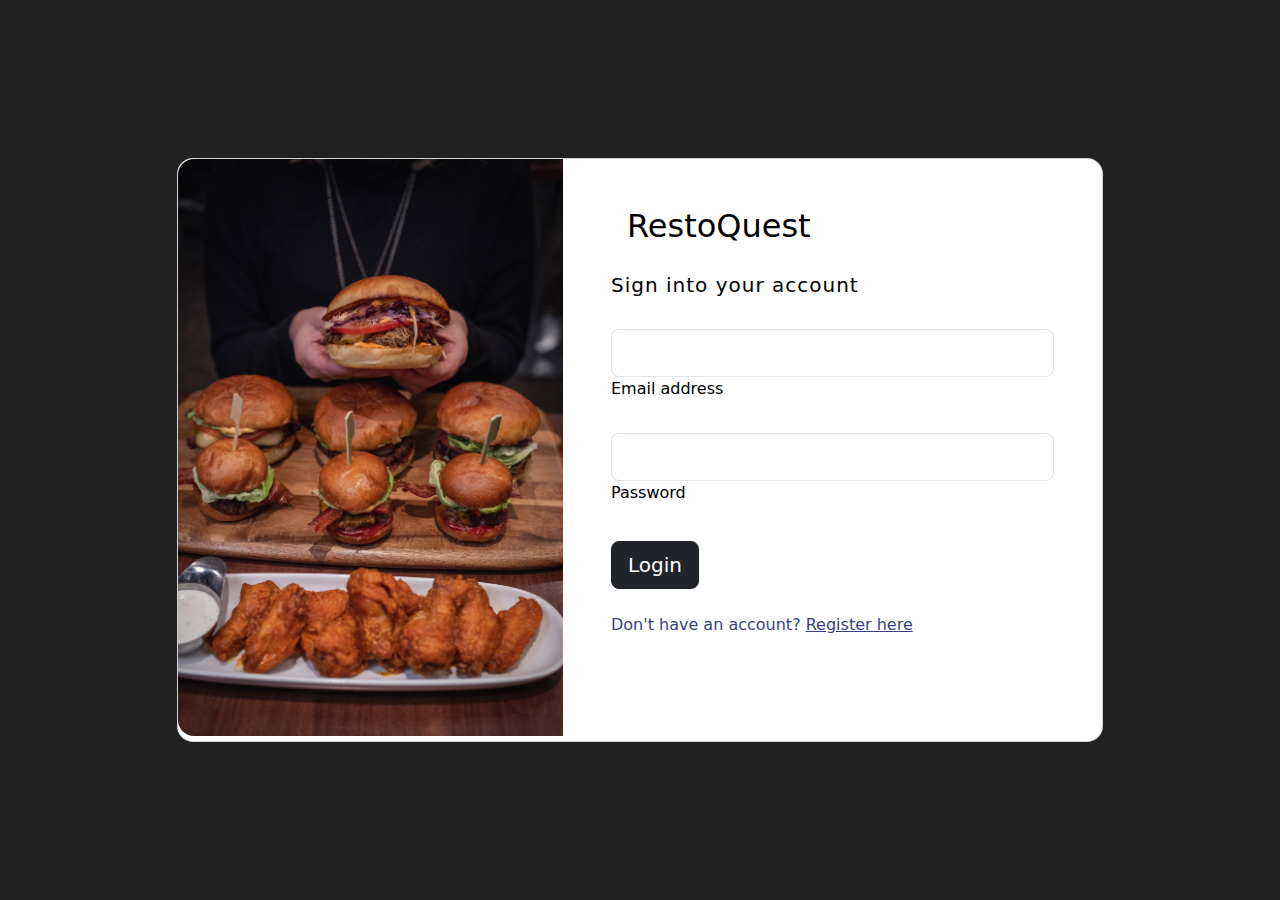
<file: pages/login.html>
<!DOCTYPE html>
<html lang="en">

<head>
    <meta charset="UTF-8">
    <meta name="viewport" content="width=device-width, initial-scale=1.0">
    <title>Login Page</title>
    <link href="https://cdn.jsdelivr.net/npm/bootstrap@5.3.2/dist/css/bootstrap.min.css" rel="stylesheet">
    <script src="https://cdn.jsdelivr.net/npm/bootstrap@5.3.2/dist/js/bootstrap.bundle.min.js"></script>
</head>

<body>
    <section class="vh-100" style="background-color: #212121;">
        <div class="container py-5 h-100">
            <div class="row d-flex justify-content-center align-items-center h-100">
                <div class="col col-xl-10">
                    <div class="card" style="border-radius: 1rem;">
                        <div class="row g-0">
                            <div class="col-md-6 col-lg-5 d-none d-md-block">
                                <img src="../assets/images/login-side-pic.avif"
                                    alt="login form" class="img-fluid" style="border-radius: 1rem 0 0 1rem;" />
                            </div>
                            <div class="col-md-6 col-lg-7 d-flex align-items-center">
                                <div class="card-body p-4 p-lg-5 text-black">

                                    <form>

                                        <div class="d-flex align-items-center mb-3 pb-1">
                                            <i class="fas fa-cubes fa-2x me-3" style="color: #ff6219;"></i>
                                            <span class="h1 fw-bold mb-0"><h2>RestoQuest</h2></span>
                                        </div>

                                        <h5 class="fw-normal mb-3 pb-3" style="letter-spacing: 1px;">Sign into your
                                            account</h5>

                                        <div class="form-outline mb-4">
                                            <input type="email" id="input-email"
                                                class="form-control form-control-lg" />
                                            <label class="form-label" for="input-email">Email address</label>
                                        </div>

                                        <div class="form-outline mb-4">
                                            <input type="password" id="input-password"
                                                class="form-control form-control-lg" />
                                            <label class="form-label" for="input-password">Password</label>
                                        </div>

                                        <div class="pt-1 mb-4">
                                            <button id="btn-login" class="btn btn-dark btn-lg btn-block" type="button">Login</button>
                                        </div>

                                        <p class="mb-5 pb-lg-2" style="color: #393f81;">Don't have an account? <a
                                                href="./signup.html" style="color: #393f81;">Register here</a></p>
                                    </form>

                                </div>
                            </div>
                        </div>
                    </div>
                </div>
            </div>
        </div>
    </section>
    <script src="../scripts/API.js"></script>
    <script src="../scripts/login.js"></script>
</body>

</html>
</file>
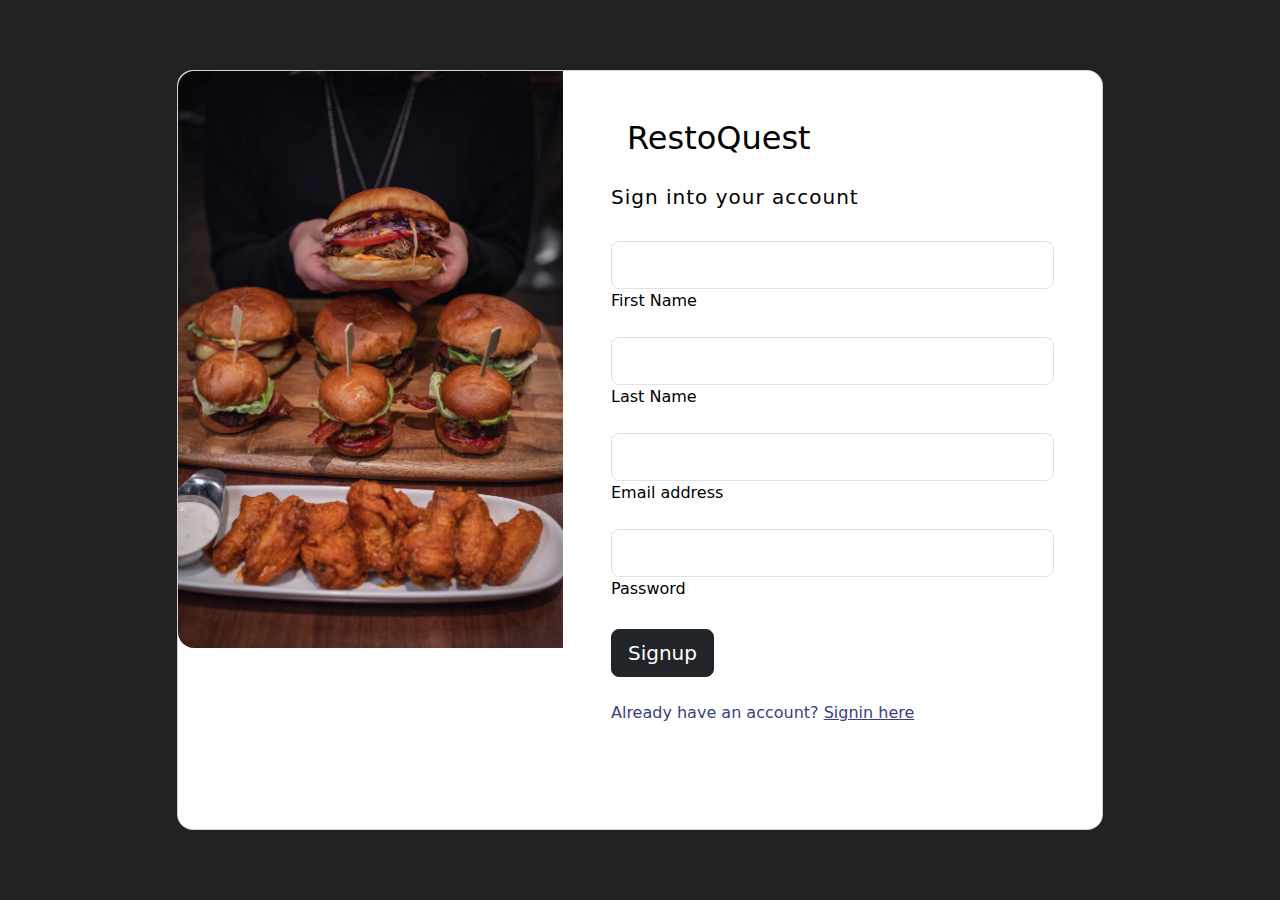
<file: pages/signup.html>
<!DOCTYPE html>
<html lang="en">

<head>
    <meta charset="UTF-8">
    <meta name="viewport" content="width=device-width, initial-scale=1.0">
    <title>Signup Page</title>
    <link href="https://cdn.jsdelivr.net/npm/bootstrap@5.3.2/dist/css/bootstrap.min.css" rel="stylesheet">
    <script src="https://cdn.jsdelivr.net/npm/bootstrap@5.3.2/dist/js/bootstrap.bundle.min.js"></script>
</head>

<body>
    <section class="vh-100" style="background-color: #212121;">
        <div class="container py-5 h-100">
            <div class="row d-flex justify-content-center align-items-center h-100">
                <div class="col col-xl-10">
                    <div class="card" style="border-radius: 1rem;">
                        <div class="row g-0">
                            <div class="col-md-6 col-lg-5 d-none d-md-block">
                                <img src="../assets/images/login-side-pic.avif"
                                    alt="login form" class="img-fluid" style="border-radius: 1rem 0 0 1rem;" />
                            </div>
                            <div class="col-md-6 col-lg-7 d-flex align-items-center">
                                <div class="card-body p-4 p-lg-5 text-black">

                                    <form>

                                        <div class="d-flex align-items-center mb-3 pb-1">
                                            <i class="fas fa-cubes fa-2x me-3" style="color: #ff6219;"></i>
                                            <span class="h1 fw-bold mb-0"><h2>RestoQuest</h2></span>
                                        </div>

                                        <h5 class="fw-normal mb-3 pb-3" style="letter-spacing: 1px;">Sign into your
                                            account</h5>

                                        <div class="form-outline mb-3">
                                            <input type="email" id="input-firstname-signup"
                                                class="form-control form-control-lg" />
                                            <label class="form-label" for="input-firstname-signup">First Name</label>
                                        </div>

                                        <div class="form-outline mb-3">
                                            <input type="ln" id="input-lastname-signup"
                                                class="form-control form-control-lg" />
                                            <label class="form-label" for="input-lastname-signup">Last Name</label>
                                        </div>

                                        <div class="form-outline mb-3">
                                            <input type="email" id="input-email-signup"
                                                class="form-control form-control-lg" />
                                            <label class="form-label" for="input-email-signup">Email address</label>
                                        </div>

                                        <div class="form-outline mb-3">
                                            <input type="password" id="input-password-signup"
                                                class="form-control form-control-lg" />
                                            <label class="form-label" for="input-password-signup">Password</label>
                                        </div>

                                        <div class="pt-1 mb-4">
                                            <button id="btn-signup" class="btn btn-dark btn-lg btn-block" type="button">Signup</button>
                                        </div>

                                        <p class="mb-5 pb-lg-2" style="color: #393f81;">Already have an account? <a
                                                href="./login.html" style="color: #393f81;">Signin here</a></p>
                                    </form>

                                </div>
                            </div>
                        </div>
                    </div>
                </div>
            </div>
        </div>
    </section>
    <script src="../scripts/API.js"></script>
    <script src="../scripts/signup.js"></script>
</body>

</html>
</file>
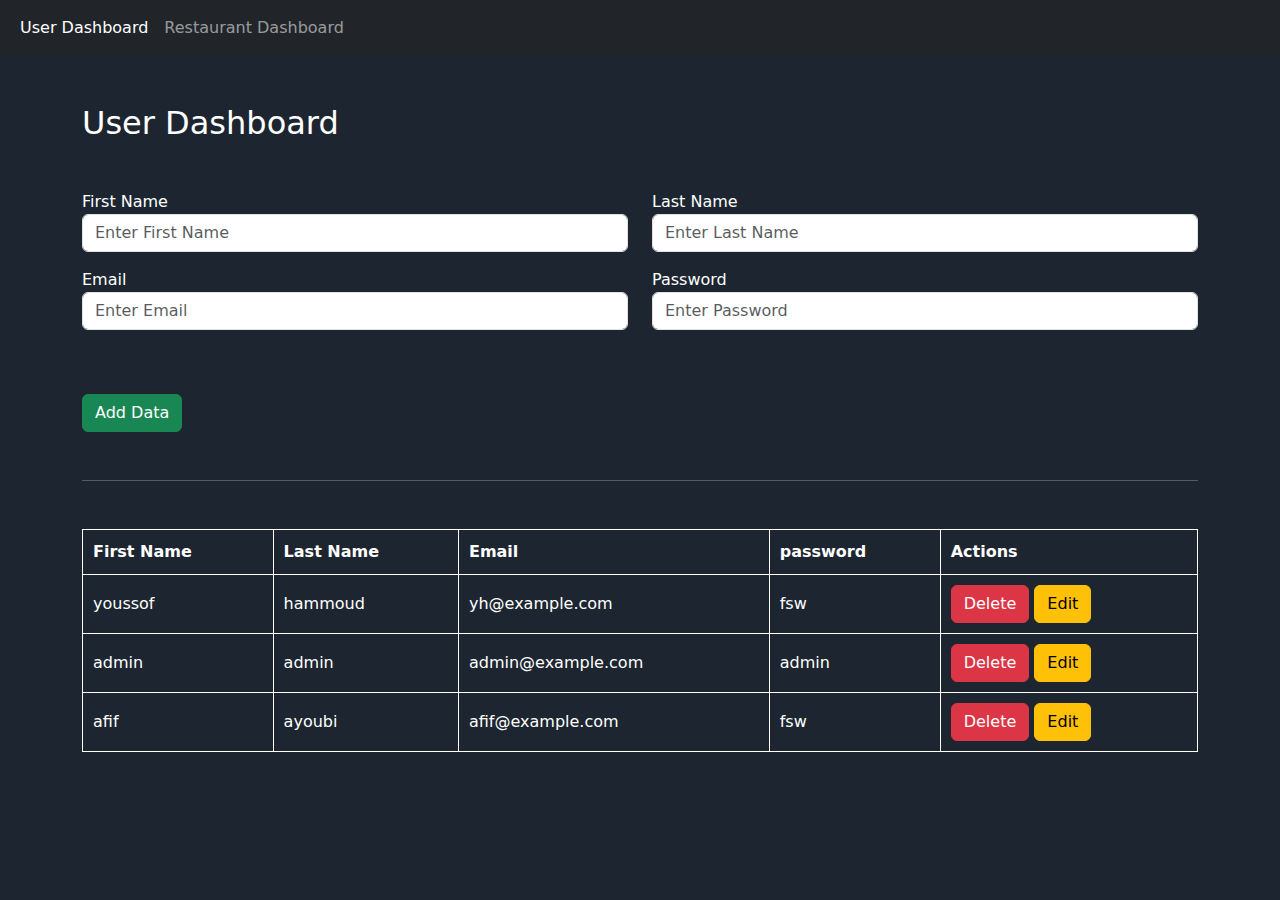
<file: pages/dashboard/main-page.html>
<!DOCTYPE html>
<html lang="en">
<head>
  <meta charset="UTF-8" />
  <meta name="viewport" content="width=device-width, initial-scale=1.0" />
  <title>Dashboard</title>
  <link
    href="https://cdn.jsdelivr.net/npm/bootstrap@5.3.3/dist/css/bootstrap.min.css"
    rel="stylesheet"
    integrity="sha384-QWTKZyjpPEjISv5WaRU9OFeRpok6YctnYmDr5pNlyT2bRjXh0JMhjY6hW+ALEwIH"
    crossorigin="anonymous"
  />
  
  <link rel="stylesheet" href="../../styles/dashboard.css" />
</head>

<body>
  <nav class="navbar navbar-expand-lg navbar-dark bg-dark">
    <div class="container-fluid">
      <button class="navbar-toggler" type="button" data-bs-toggle="collapse" data-bs-target="#navbarNav"
              aria-controls="navbarNav" aria-expanded="false" aria-label="Toggle navigation">
          <span class="navbar-toggler-icon"></span>
      </button>
      <div class="collapse navbar-collapse" id="navbarNav">
          <ul class="navbar-nav me-auto">
              <li class="nav-item">
                  <a class="nav-link active" id="userDashboardLink" href="#" onclick="showUserDashboard()">User Dashboard</a>
              </li>
              <li class="nav-item">
                  <a class="nav-link" id="restaurantDashboardLink" href="#" onclick="showRestaurantDashboard()">Restaurant Dashboard</a>
              </li>
          </ul>
      </div>
    </div>
  </nav>
  <section id="user-section">
    <div class="container" id="userDashboard">
      <h2 class="mt-5 mb-5">User Dashboard</h2>
      <div class="mb-5">
        <div class="row">
          <div class="form-group col-md-6 mb-3">
            <label for="first name">First Name</label>
            <input
              type="text"
              name="first name"
              class="form-control"
              id="firstName"
              placeholder="Enter First Name"
            />
          </div>
          <div class="form-group col-md-6 mb-3">
            <label for="last name">Last Name</label>
            <input
              type="text"
              name="last name"
              class="form-control"
              id="lastName"
              placeholder="Enter Last Name"
            />
          </div>
          <div class="form-group col-md-6 mb-3">
            <label for="email">Email</label>
            <input
              type="email"
              name="email"
              class="form-control"
              id="email"
              placeholder="Enter Email"
            />
          </div>
          <div class="form-group col-md-6 mb-3">
            <label for="password">Password</label>
            <input
              type="password"
              name="password"
              class="form-control"
              id="password"
              placeholder="Enter Password"
            />
          </div>
          <div class="col-lg-12 mt-5">
            <button class="btn btn-success" id="submit" onclick="AddData()">
              Add Data
            </button>
            <button class="btn btn-primary" id="update">Update</button>
          </div>
        </div>
      </div>
      <hr />
      <div class="row mt-5">
        <div class="col-12">
          <table class="table-dark" id="crudTable">
            <thead>
              <tr>
                <th>First Name</th>
                <th>Last Name</th>
                <th>Email</th>
                <th>password</th>
                <th>Actions</th>
              </tr>
            </thead>
            <tbody></tbody>
          </table>
        </div>
      </div>
    </div>
  </section>

  <section id="restaurant-section">
    <div class="container hidden" id="restaurantDashboard">
      <h2 class="mt-5 mb-5"> Restaurant Dashboard</h2>
      <div class="mb-5">
        <div class="row">
          <div class="form-group col-md-6 mb-3">
            <label for="restaurant name">Restaurant Name</label>
            <input
              type="text"
              name="restaurant name"
              class="form-control"
              id="restaurantName"
              placeholder="Enter Restaurant Name"
            />
          </div>
          <div class="form-group col-md-6 mb-3">
            <label for="restaurant description">Restaurant Description</label>
            <input
              type="text"
              name="restaurant description"
              class="form-control"
              id="restaurantDescription"
              placeholder="Enter Restaurant description"
            />
          </div>
          <div class="form-group col-md-6 mb-3">
            <label for="restaurant address">Restaurant Address</label>
            <input
              type="text"
              name="restaurant address"
              class="form-control"
              id="restaurantAddress"
              placeholder="Enter Restaurant Address"
            />
          </div>
          <div class="form-group col-md-6 mb-3">
            <label for="restaurant phone">Restaurant Phone Number</label>
            <input
              type="text"
              name="restaurant phone"
              class="form-control"
              id="restaurantPhone"
              placeholder="Enter Restaurant Phone"
            />
          </div>
          <div class="form-group col-md-6 mb-3">
            <label for="restaurant hours">Restaurant Hours</label>
            <input
              type="text"
              name="restaurant hours"
              class="form-control"
              id="restaurantHours"
              placeholder="Enter Restaurant Hours"
            />
          </div>
          <div class="form-group col-md-6 mb-3">
            <label for="restaurant cuisine">Restaurant Cuisine</label>
            <input
              type="text"
              name="restaurant cuisine"
              class="form-control"
              id="restaurantCuisine"
              placeholder="Enter Restaurant Cuisine"
            />
          </div>
          <div class="form-group col-md-6 mb-3">
            <label for="restaurant image">Restaurant Image</label>
            <input
              type="text"
              name="restaurant image"
              class="form-control"
              id="restaurantImage"
              placeholder="Enter Restaurant Image URL"
            />
          </div>
         
          <div class="form-group col-md-1 mb-3">
            <label for="restaurant rating"> Rating</label>
            <input
              type="text"
              name="restaurant rating"
              class="form-control"
              id="restaurantRating"
              placeholder="Rating"
            />
          </div>
          <div class="col-lg-12 mt-5">
            <button class="btn btn-success" id="submitRestaurant" onclick="AddRestaurantData()">
              Add Data
            </button>
            <button class="btn btn-primary" id="updateRestaurant">Update</button>
          </div>
        </div>
        <hr />

        <div class="row mt-5">
          <div class="col-12">
            <table class="table-dark" id="crudTableOfrestaurant">
              <thead>
                <tr>
                  <th>Restaurant Name</th>
                  <th>Restaurant Description</th>
                  <th>Restaurant Address</th>
                  <th>Restaurant Phone</th>
                  <th>Restaurant Hours</th>
                  <th>Restaurant Cuisine</th>
                  <th>Restaurant Image</th>
                  <th>ٌRating</th>
                  <th>Actions</th>
                </tr>
              </thead>
              <tbody></tbody>
            </table>
          </div>
        </div>
      </div>
    </div>
  </section>

  <script src="../../scripts/restaurant.js"></script>
  <script src="../../scripts/user.js"></script>
  <script src="../../scripts/API.js"></script>
  <script src="../../scripts/navigation.js"></script>
</body>
</html>
</file>
<file: styles/dashboard.css>
* {
  color: #fff;
}
body {
  background-color: #1d2630;
  
}
table {
width: 100%;
margin-bottom: 50px;
}
th, td {
    padding: 10px;
    border: 1px solid #fff; 
}
#update {
  display: none;
}
#updateRestaurant{
  display: none;

}
#restaurantDashboard{
  display: none;
}
</file>
